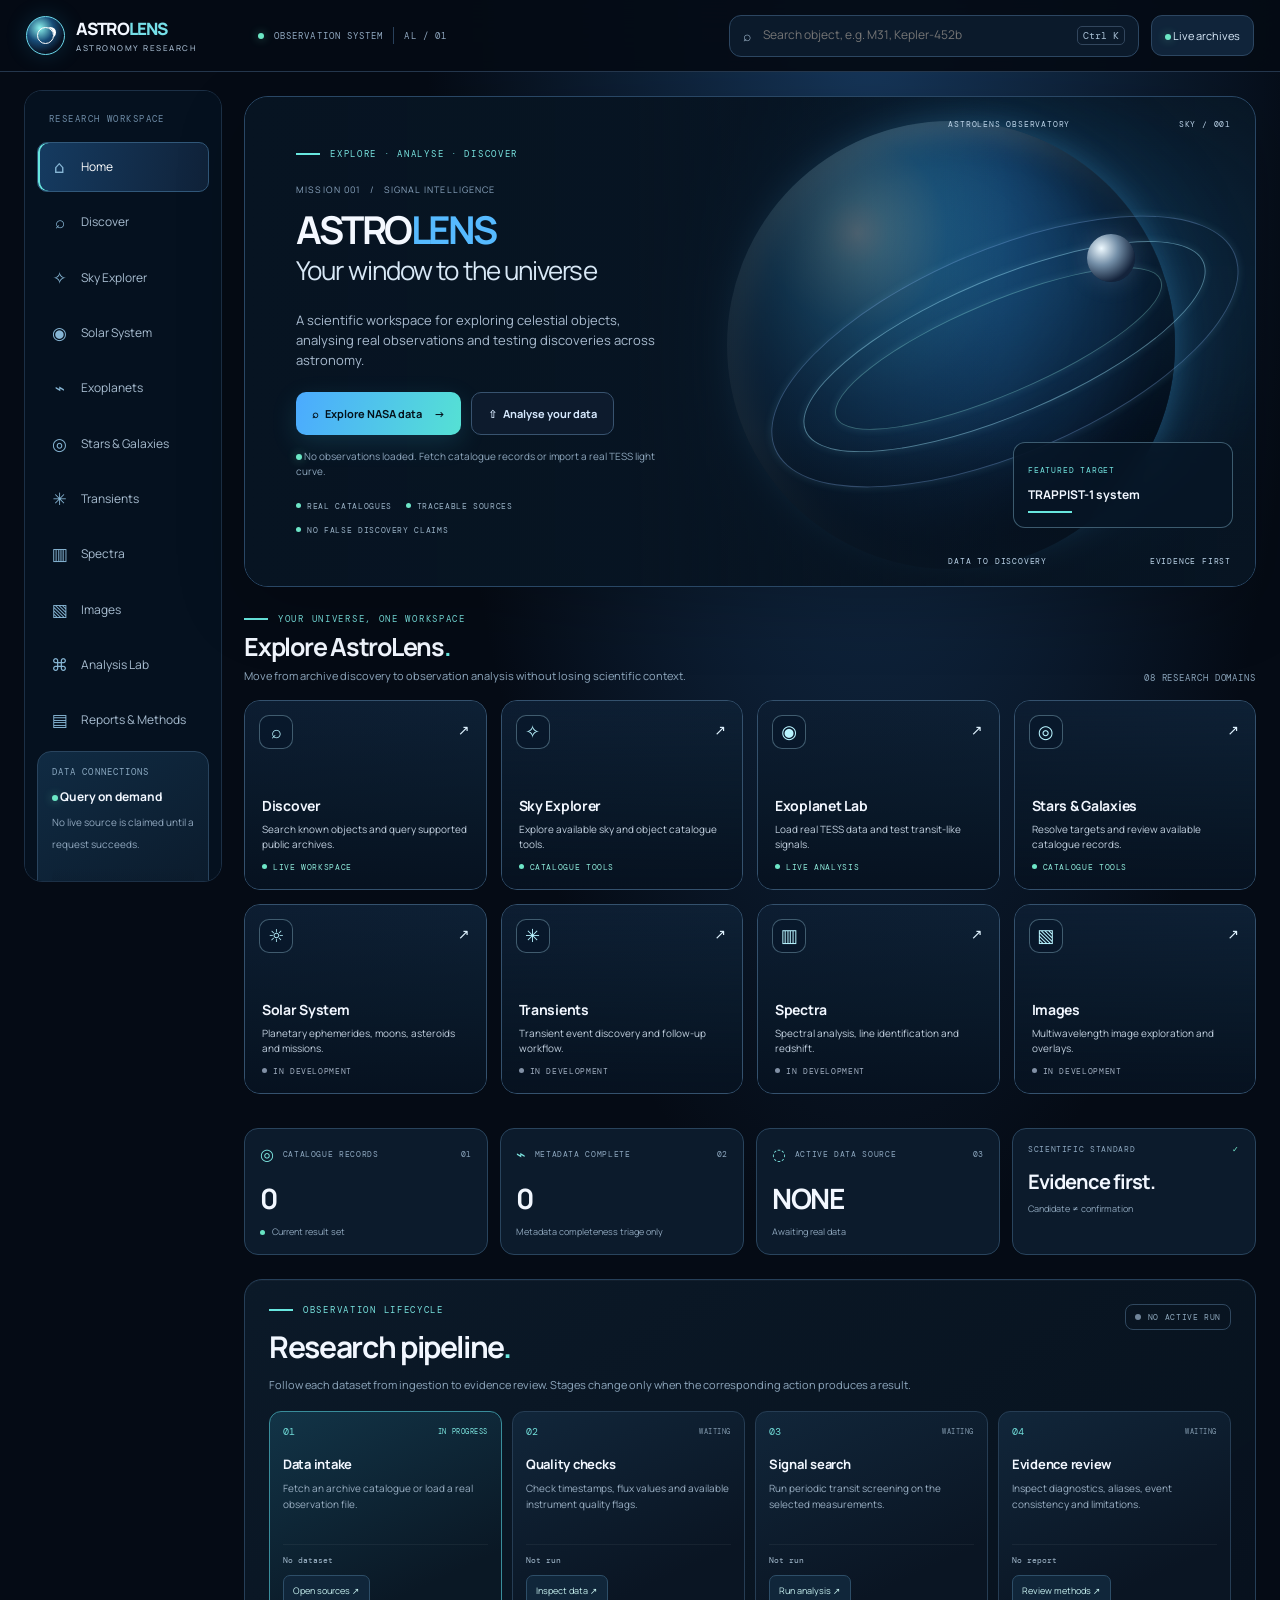
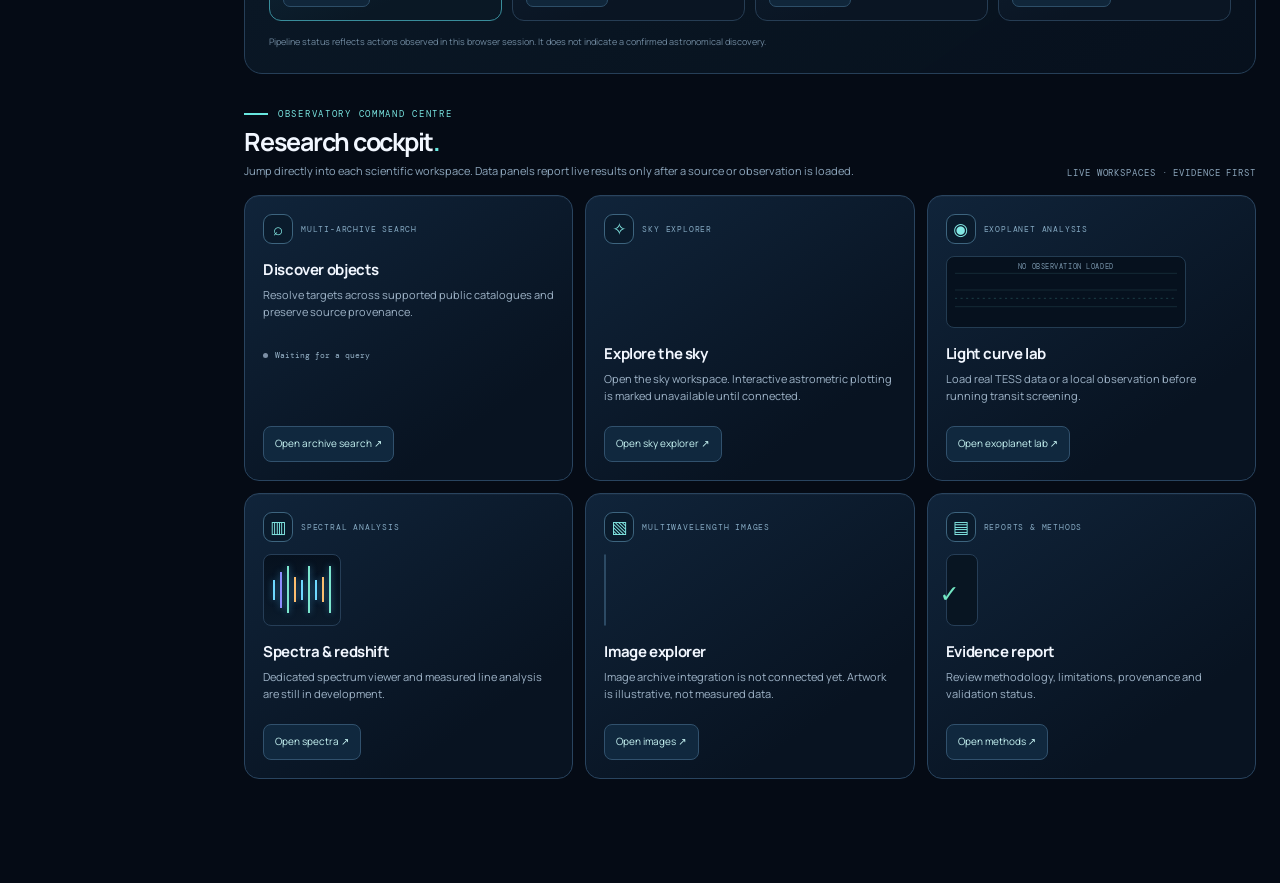
<file: classic.html>
<!doctype html>
<html lang="en">
<head>
<meta charset="utf-8"><meta name="viewport" content="width=device-width,initial-scale=1,viewport-fit=cover">
<meta name="theme-color" content="#050b15"><meta name="description" content="AstroLens is an evidence-first astronomy research workspace.">
<title>AstroLens | Explore the Universe</title>
<link rel="preconnect" href="https://fonts.googleapis.com"><link rel="preconnect" href="https://fonts.gstatic.com" crossorigin>
<link href="https://fonts.googleapis.com/css2?family=DM+Mono:wght@400;500&family=Manrope:wght@400;500;600;700;800&display=swap" rel="stylesheet">
<link rel="stylesheet" href="astrolens-rebuild.css?v=sky-in-place-2">
</head>
<body>
<div class="cosmos" aria-hidden="true"><span class="starfield"></span></div>
<header class="topbar">
<button class="mobile-menu" id="mobileMenu" aria-label="Open navigation" aria-expanded="false">☰</button>
<a class="brand" href="#overview" aria-label="AstroLens home"><span class="brand-symbol"><span></span></span><span class="brand-name">ASTRO<span>LENS</span><small>ASTRONOMY RESEARCH</small></span></a>
<div class="topbar-center"><span class="live-dot"></span><span>OBSERVATION SYSTEM</span><span class="topbar-divider"></span><span>AL / 01</span></div>
<div class="topbar-right"><label class="top-search"><span>⌕</span><input id="searchInput" type="search" placeholder="Search object, e.g. M31, Kepler-452b" aria-label="Search objects"><kbd>Ctrl K</kbd></label><button id="liveBtn" class="archive-button"><span class="live-dot"></span> Live archives</button></div>
</header>
<div class="app-shell">
<aside class="sidebar" id="sidebar"><div class="sidebar-label">RESEARCH WORKSPACE</div>
<a class="nav-link active" href="#overview"><span>⌂</span> Home</a><a class="nav-link" href="#explorer"><span>⌕</span> Discover</a><a class="nav-link" href="#moduleGrid"><span>✧</span> Sky Explorer</a><a class="nav-link" href="#moduleGrid"><span>◉</span> Solar System</a><a class="nav-link" href="#dataLab"><span>⌁</span> Exoplanets</a><a class="nav-link" href="#explorer"><span>◎</span> Stars & Galaxies</a><a class="nav-link" href="#moduleGrid"><span>✳</span> Transients</a><a class="nav-link" href="#moduleGrid"><span>▥</span> Spectra</a><a class="nav-link" href="#moduleGrid"><span>▧</span> Images</a><a class="nav-link" href="#dataLab"><span>⌘</span> Analysis Lab</a><a class="nav-link" href="#method"><span>▤</span> Reports & Methods</a>
<div class="sidebar-bottom"><div class="side-time-label">DATA CONNECTIONS</div><strong><span class="live-dot"></span> Query on demand</strong><small>No live source is claimed until a request succeeds.</small><div class="sidebar-image"></div></div></aside>
<main class="main-content">
<section class="hero" id="overview">
<div class="hero-copy"><div class="eyebrow"><span class="eyebrow-line"></span> EXPLORE · ANALYSE · DISCOVER</div><div class="hero-kicker">MISSION 001 &nbsp; / &nbsp; SIGNAL INTELLIGENCE</div>
<h1 class="hero-brand-title">ASTRO<span>LENS</span></h1><div class="hero-tagline">Your window to the universe</div>
<p class="hero-description">A scientific workspace for exploring celestial objects, analysing real observations and testing discoveries across astronomy.</p>
<div class="hero-actions"><button id="exploreBtn" class="primary">⌕ &nbsp; Explore NASA data <span>→</span></button><a id="uploadDataBtn" href="#dataLab" class="secondary">⇧ &nbsp; Analyse your data</a></div>
<p id="statusMessage" class="status-message" role="status"><span class="status-pip"></span> No observations loaded. Fetch catalogue records or import a real TESS light curve.</p>
<div class="hero-proof"><span><i></i> REAL CATALOGUES</span><span><i></i> TRACEABLE SOURCES</span><span><i></i> NO FALSE DISCOVERY CLAIMS</span></div></div>
<div class="hero-art" aria-label="Artistic view of Earth and deep space"><div class="art-label art-label-top"><span>ASTROLENS OBSERVATORY</span><span>SKY / 001</span></div><div class="orbit orbit-one"></div><div class="orbit orbit-two"></div><div class="orbit orbit-three"></div><div class="planet-moon"></div><div class="planet-callout"><span class="mono">FEATURED TARGET</span><strong>TRAPPIST-1 system</strong><span class="callout-line"></span></div><div class="art-label art-label-bottom"><span>DATA TO DISCOVERY</span><span>EVIDENCE FIRST</span></div></div>
</section>
<section class="module-section" id="moduleSection" aria-labelledby="modulesTitle"><div class="section-head"><div><div class="eyebrow"><span class="eyebrow-line"></span> YOUR UNIVERSE, ONE WORKSPACE</div><h2 id="modulesTitle">Explore AstroLens<span style="color:var(--cyan)">.</span></h2><p class="section-description">Move from archive discovery to observation analysis without losing scientific context.</p></div><span class="section-aside">08 RESEARCH DOMAINS</span></div>
<div class="module-grid" id="moduleGrid">
<a class="module-card module-discover" href="#explorer"><span class="module-icon">⌕</span><span class="module-arrow">↗</span><h3>Discover</h3><p>Search known objects and query supported public archives.</p><span class="module-status">LIVE WORKSPACE</span></a>
<a class="module-card module-sky" href="#explorer"><span class="module-icon">✧</span><span class="module-arrow">↗</span><h3>Sky Explorer</h3><p>Explore available sky and object catalogue tools.</p><span class="module-status">CATALOGUE TOOLS</span></a>
<a class="module-card module-exoplanets" href="#dataLab"><span class="module-icon">◉</span><span class="module-arrow">↗</span><h3>Exoplanet Lab</h3><p>Load real TESS data and test transit-like signals.</p><span class="module-status">LIVE ANALYSIS</span></a>
<a class="module-card module-stars" href="#explorer"><span class="module-icon">◎</span><span class="module-arrow">↗</span><h3>Stars & Galaxies</h3><p>Resolve targets and review available catalogue records.</p><span class="module-status">CATALOGUE TOOLS</span></a>
<a class="module-card module-solar planned" href="#method"><span class="module-icon">☼</span><span class="module-arrow">↗</span><h3>Solar System</h3><p>Planetary ephemerides, moons, asteroids and missions.</p><span class="module-status">IN DEVELOPMENT</span></a>
<a class="module-card module-transients planned" href="#method"><span class="module-icon">✳</span><span class="module-arrow">↗</span><h3>Transients</h3><p>Transient event discovery and follow-up workflow.</p><span class="module-status">IN DEVELOPMENT</span></a>
<a class="module-card module-spectra planned" href="#method"><span class="module-icon">▥</span><span class="module-arrow">↗</span><h3>Spectra</h3><p>Spectral analysis, line identification and redshift.</p><span class="module-status">IN DEVELOPMENT</span></a>
<a class="module-card module-images planned" href="#method"><span class="module-icon">▧</span><span class="module-arrow">↗</span><h3>Images</h3><p>Multiwavelength image exploration and overlays.</p><span class="module-status">IN DEVELOPMENT</span></a>
</div></section>
<section class="metrics" aria-label="Research status metrics"><article class="metric-card metric-featured"><div class="metric-head"><span class="metric-icon">◎</span><span class="metric-label">CATALOGUE RECORDS</span><span class="metric-index">01</span></div><strong id="candidateCount">0</strong><div class="metric-foot"><span class="metric-foot-dot"></span> Current result set</div></article><article class="metric-card"><div class="metric-head"><span class="metric-icon">⌁</span><span class="metric-label">METADATA COMPLETE</span><span class="metric-index">02</span></div><strong id="priorityCount">0</strong><div class="metric-foot">Metadata completeness triage only</div></article><article class="metric-card"><div class="metric-head"><span class="metric-icon">◌</span><span class="metric-label">ACTIVE DATA SOURCE</span><span class="metric-index">03</span></div><strong class="stat-mode">NONE</strong><div class="metric-foot" id="dataMode">Awaiting real data</div></article><article class="metric-card metric-protocol"><div class="metric-head"><span class="metric-label">SCIENTIFIC STANDARD</span><span class="protocol-check">✓</span></div><strong class="protocol-title">Evidence first.</strong><div class="metric-foot">Candidate ≠ confirmation</div></article></section>
<section class="research-pipeline" id="researchPipeline" aria-labelledby="pipelineTitle">
<div class="pipeline-heading"><div><div class="eyebrow"><span class="eyebrow-line"></span> OBSERVATION LIFECYCLE</div><h2 id="pipelineTitle">Research pipeline<span style="color:var(--cyan)">.</span></h2><p class="section-description">Follow each dataset from ingestion to evidence review. Stages change only when the corresponding action produces a result.</p></div><span class="pipeline-run-state" id="pipelineRunState"><i></i> NO ACTIVE RUN</span></div>
<div class="pipeline-board" role="list" aria-label="Research pipeline stages">
<article class="pipeline-stage" role="listitem" data-stage="ingest"><div class="pipeline-stage-head"><span class="pipeline-step">01</span><span class="pipeline-state">WAITING</span></div><h3>Data intake</h3><p>Fetch an archive catalogue or load a real observation file.</p><div class="pipeline-stage-foot"><span class="pipeline-count" id="pipelineDataCount">No dataset</span><button type="button" data-pipeline-go="discover">Open sources ↗</button></div></article>
<article class="pipeline-stage" role="listitem" data-stage="quality"><div class="pipeline-stage-head"><span class="pipeline-step">02</span><span class="pipeline-state">WAITING</span></div><h3>Quality checks</h3><p>Check timestamps, flux values and available instrument quality flags.</p><div class="pipeline-stage-foot"><span class="pipeline-count" id="pipelineQualityCount">Not run</span><button type="button" data-pipeline-go="exoplanets">Inspect data ↗</button></div></article>
<article class="pipeline-stage" role="listitem" data-stage="search"><div class="pipeline-stage-head"><span class="pipeline-step">03</span><span class="pipeline-state">WAITING</span></div><h3>Signal search</h3><p>Run periodic transit screening on the selected measurements.</p><div class="pipeline-stage-foot"><span class="pipeline-count" id="pipelineSearchCount">Not run</span><button type="button" data-pipeline-go="analysis">Run analysis ↗</button></div></article>
<article class="pipeline-stage" role="listitem" data-stage="review"><div class="pipeline-stage-head"><span class="pipeline-step">04</span><span class="pipeline-state">WAITING</span></div><h3>Evidence review</h3><p>Inspect diagnostics, aliases, event consistency and limitations.</p><div class="pipeline-stage-foot"><span class="pipeline-count" id="pipelineReviewCount">No report</span><button type="button" data-pipeline-go="reports">Review methods ↗</button></div></article>
</div><p class="pipeline-disclaimer">Pipeline status reflects actions observed in this browser session. It does not indicate a confirmed astronomical discovery.</p>
</section><section class="research-cockpit" id="researchCockpit" aria-labelledby="cockpitTitle">
<div class="section-head"><div><div class="eyebrow"><span class="eyebrow-line"></span> OBSERVATORY COMMAND CENTRE</div><h2 id="cockpitTitle">Research cockpit<span style="color:var(--cyan)">.</span></h2><p class="section-description">Jump directly into each scientific workspace. Data panels report live results only after a source or observation is loaded.</p></div><span class="section-aside">LIVE WORKSPACES · EVIDENCE FIRST</span></div>
<div class="cockpit-grid">
<article class="cockpit-card cockpit-discovery"><div class="cockpit-card-top"><span class="cockpit-icon">⌕</span><span class="cockpit-label">MULTI-ARCHIVE SEARCH</span></div><h3>Discover objects</h3><p>Resolve targets across supported public catalogues and preserve source provenance.</p><div class="cockpit-state"><i></i><span>Waiting for a query</span></div><button type="button" class="cockpit-action" data-open-workspace="discover">Open archive search ↗</button></article>
<article class="cockpit-card cockpit-sky"><div class="cockpit-card-top"><span class="cockpit-icon">✧</span><span class="cockpit-label">SKY EXPLORER</span></div><div class="sky-preview" aria-hidden="true"><span class="sky-star s1"></span><span class="sky-star s2"></span><span class="sky-star s3"></span><span class="sky-line l1"></span><span class="sky-line l2"></span><span class="sky-target">M31</span></div><h3>Explore the sky</h3><p>Open the sky workspace. Interactive astrometric plotting is marked unavailable until connected.</p><button type="button" class="cockpit-action" data-open-workspace="sky">Open sky explorer ↗</button></article>
<article class="cockpit-card cockpit-exoplanet"><div class="cockpit-card-top"><span class="cockpit-icon">◉</span><span class="cockpit-label">EXOPLANET ANALYSIS</span></div><div class="cockpit-data-visual"><span class="data-empty">NO OBSERVATION LOADED</span><svg viewBox="0 0 320 72" role="img" aria-label="Empty light curve grid, no observation loaded"><path d="M0 12H320 M0 36H320 M0 60H320" fill="none" stroke="currentColor" opacity=".18"/><path d="M0 48H320" fill="none" stroke="#70e7dc" stroke-dasharray="3 5" opacity=".3"/></svg></div><h3>Light curve lab</h3><p>Load real TESS data or a local observation before running transit screening.</p><button type="button" class="cockpit-action" data-open-workspace="exoplanets">Open exoplanet lab ↗</button></article>
<article class="cockpit-card cockpit-spectra"><div class="cockpit-card-top"><span class="cockpit-icon">▥</span><span class="cockpit-label">SPECTRAL ANALYSIS</span></div><div class="spectrum-preview" aria-hidden="true"><span></span><span></span><span></span><span></span><span></span><span></span><span></span><span></span><span></span></div><h3>Spectra & redshift</h3><p>Dedicated spectrum viewer and measured line analysis are still in development.</p><button type="button" class="cockpit-action" data-open-workspace="spectra">Open spectra ↗</button></article>
<article class="cockpit-card cockpit-images"><div class="cockpit-card-top"><span class="cockpit-icon">▧</span><span class="cockpit-label">MULTIWAVELENGTH IMAGES</span></div><div class="cockpit-image-preview" role="img" aria-label="Decorative deep-space image, not a scientific observation"></div><h3>Image explorer</h3><p>Image archive integration is not connected yet. Artwork is illustrative, not measured data.</p><button type="button" class="cockpit-action" data-open-workspace="images">Open images ↗</button></article>
<article class="cockpit-card cockpit-reports"><div class="cockpit-card-top"><span class="cockpit-icon">▤</span><span class="cockpit-label">REPORTS & METHODS</span></div><div class="report-preview"><span class="report-line wide"></span><span class="report-line"></span><span class="report-line short"></span><span class="report-check">✓</span></div><h3>Evidence report</h3><p>Review methodology, limitations, provenance and validation status.</p><button type="button" class="cockpit-action" data-open-workspace="reports">Open methods ↗</button></article>
</div></section>
<section class="workspace" id="explorer"><div class="section-head"><div><div class="eyebrow"><span class="eyebrow-line"></span> MULTI-ARCHIVE DISCOVERY</div><h2>Catalogue records<span style="color:var(--cyan)">.</span></h2><p class="section-description">Only records returned by the selected live catalogue are shown. No synthetic candidates are preloaded.</p></div><div class="workspace-actions"><div class="filter-pills" role="group" aria-label="Filter candidates"><button class="filter active" data-filter="all">All objects</button><button class="filter" data-filter="high">Complete metadata</button><button class="filter" data-filter="planet">Transit-like</button><button class="filter" data-filter="stellar">Stellar</button></div><span class="sort-note"><span class="sort-dot"></span> SORTED FOR REVIEW</span></div></div><div id="candidateList" class="candidate-list"></div><p id="sourceNote" class="disclaimer"><span class="note-symbol">i</span> No catalogue records loaded yet. Fetch a live catalogue or import a real observation file.</p></section>
<section class="analysis-grid"><article class="panel curve-panel" id="dataLab"><div class="panel-head"><div><div class="eyebrow">SIGNAL INTELLIGENCE</div><h2>Light curve lab<span style="color:var(--cyan)">.</span></h2><p>Inspect brightness over time. Start with a real observation file or public TESS data.</p></div><span class="panel-tag">LOCAL ANALYSIS</span></div><div class="curve-visual"><canvas id="curveCanvas" aria-label="Measured light curve, shown after real data is loaded"></canvas><div class="chart-axis"><span>TIME →</span><span>RELATIVE FLUX ↑</span></div></div><div class="mast-import"><div class="mast-import-copy"><span class="panel-tag">LIVE MAST DATA</span><strong>Bring in a real TESS light curve</strong><p>Search a target name. AstroLens queries public TESS observations, retrieves an available light curve, and loads it for local scanning. Availability depends on archive records and browser access.</p></div><div class="mast-import-controls"><input id="mastTarget" type="search" value="TRAPPIST-1" placeholder="e.g. TRAPPIST-1 or TIC 307210830" aria-label="Star or target name"><button id="mastFetchBtn" class="primary">Fetch real data →</button></div><p id="mastStatus" class="status-message" role="status"><span class="status-pip"></span> Public archive data. Large downloads may take a moment.</p><div id="mastResults" class="mast-results"></div></div><div class="upload-row"><label class="file-picker">Choose CSV or FITS file<input id="lightCurveFile" type="file" accept=".csv,.fits,.fit,text/csv,application/fits"></label><button id="scanBtn" class="secondary" disabled>Scan signal →</button></div><p id="scanStatus" class="status-message" role="status"><span class="status-pip"></span> Choose a CSV with time and flux columns. Files stay on this device.</p><div id="scanResults"></div><div class="bls-tools"><button id="blsBtn" class="primary" disabled>Search periodic transits (BLS) →</button><p id="blsStatus" class="status-message" role="status">Import a real light curve first. BLS searches for repeating transit-shaped dips.</p><div id="blsResults"></div></div></article></section>
<section class="method" id="method"><div class="method-intro"><div class="eyebrow"><span class="eyebrow-line"></span> SCIENCE BEFORE SENSATION</div><h2>Every signal deserves<br><em>a closer look.</em></h2><p>AstroLens separates known catalogue records from potential signals in new observations. A credible discovery needs repeatable evidence, cross-matching, uncertainty estimates and independent validation.</p><div class="source-links"><a href="https://exoplanetarchive.ipac.caltech.edu/docs/TAP/usingTAP.html" target="_blank" rel="noreferrer">NASA Exoplanet Archive ↗</a><a href="https://mast.stsci.edu/api/v0/" target="_blank" rel="noreferrer">MAST data service ↗</a><a href="https://www.esa.int/Science_Exploration/Space_Science" target="_blank" rel="noreferrer">ESA Space Science ↗</a></div></div><div class="method-cards"><article><span class="method-number">01 / OBSERVE</span><h3>Start with real data.</h3><p>Load a measured light curve or query a supported archive.</p></article><article><span class="method-number">02 / ANALYSE</span><h3>Test patterns rigorously.</h3><p>Check periodicity, data quality and competing explanations.</p></article><article><span class="method-number">03 / VALIDATE</span><h3>Keep every claim traceable.</h3><p>Cross-match known objects, preserve source links and report uncertainty.</p></article></div></section>
<footer><a class="footer-brand" href="#overview">ASTRO<span>LENS</span></a><span>EARLY-STAGE RESEARCH INSTRUMENT</span><span>REAL DATA. CAREFUL CLAIMS.</span></footer>
</main></div>
<nav class="bottom-dock" aria-label="Quick navigation"><a class="active" href="#overview"><span>⌂</span>Home</a><a href="#explorer"><span>⌕</span>Discover</a><a href="#moduleGrid"><span>✧</span>Sky map</a><a href="#dataLab"><span>⌁</span>Lab</a><a href="#method"><span>▤</span>Reports</a></nav>
<dialog id="detailDialog"><button class="dialog-close" id="closeDialog" aria-label="Close details">×</button><div id="detailContent"></div></dialog>
<script src="science-core.js?v=science-14"></script><script src="app.js?v=science-18"></script><script src="bls-validation.js?v=science-24"></script><script src="full-analysis.js?v=science-21"></script><script src="multi-source-discovery.js?v=glass-4"></script><script src="astrolens-rebuild.js?v=full-rewrite-1"></script>
<script src="workspace-navigation.js?v=sky-in-place-2"></script><script src="research-pipeline.js?v=1"></script>
</body></html>
</file>
<file: astrolens-rebuild.css>
/* AstroLens full interface rewrite: cinematic, image-led, responsive research cockpit. */
:root{color-scheme:dark;--bg:#050b15;--panel:#0b1727;--panel2:#102239;--line:#29415c;--ink:#f2f7ff;--muted:#a2b5cb;--cyan:#68e7df;--blue:#48adff;--violet:#a38bff;--mono:"DM Mono",monospace;--sans:"Manrope",Inter,system-ui,sans-serif}
*{box-sizing:border-box}html{scroll-behavior:smooth;scroll-padding-top:88px;background:var(--bg)}body{margin:0;background:radial-gradient(ellipse at 68% 0%,#16375b 0,transparent 36%),var(--bg);color:var(--ink);font:14px/1.55 var(--sans);overflow-x:hidden}button,input,select{font:inherit}button,a{-webkit-tap-highlight-color:transparent}button{cursor:pointer}a{color:inherit}.cosmos{position:fixed;inset:0;pointer-events:none;z-index:-1;opacity:.3}.starfield{position:absolute;inset:0;background-image:radial-gradient(1px 1px at 10% 20%,#fff 50%,transparent 100%),radial-gradient(1px 1px at 30% 70%,#cceaff 50%,transparent 100%),radial-gradient(2px 2px at 78% 14%,#fff 50%,transparent 100%),radial-gradient(1px 1px at 90% 60%,#b3caff 50%,transparent 100%);background-size:300px 300px}
.topbar{height:72px;position:sticky;top:0;z-index:100;display:flex;align-items:center;gap:22px;padding:0 26px;background:#050b15eF;border-bottom:1px solid #24364c;backdrop-filter:blur(20px)}.mobile-menu{display:none;border:1px solid var(--line);background:#0d1b2d;color:var(--ink);border-radius:10px;padding:8px 11px}.brand{display:flex;align-items:center;gap:11px;text-decoration:none;min-width:210px}.brand-symbol{width:39px;height:39px;border-radius:50%;border:1px solid #6cdaee;display:grid;place-items:center;background:radial-gradient(circle at 35% 30%,#8bf3ed,#174c78 38%,#081222 70%);box-shadow:0 0 22px #2db5e72b}.brand-symbol span{width:17px;height:17px;border:1px solid white;border-radius:50%;box-shadow:5px -3px 0 -3px white}.brand-name{font-size:17px;font-weight:800;letter-spacing:-.05em}.brand-name>span{color:#76dfe8}.brand-name small{display:block;font-size:8px;letter-spacing:.19em;color:#a4b8cd;font-weight:500}.topbar-center{display:flex;align-items:center;gap:10px;color:#91a9c1;font:9px var(--mono);letter-spacing:.12em}.topbar-divider{height:17px;width:1px;background:var(--line)}.live-dot,.status-pip{display:inline-block;width:6px;height:6px;background:#6ce7c5;border-radius:50%;box-shadow:0 0 10px #6ce7c577}.topbar-right{margin-left:auto;display:flex;align-items:center;gap:12px;min-width:0}.top-search{display:flex;align-items:center;gap:10px;width:min(32vw,420px);height:42px;padding:0 13px;border:1px solid #2c4661;border-radius:12px;background:#0b1a2b;color:#a6bdd2}.top-search input{width:100%;min-width:0;border:0;outline:0;color:var(--ink);background:transparent;font-size:12px}.top-search kbd{white-space:nowrap;font:10px var(--mono);border:1px solid #32465d;border-radius:5px;padding:2px 5px}.archive-button{border:1px solid #2c4661;background:#10243a;color:#d9eafa;border-radius:11px;padding:11px 13px;font-size:11px}
.app-shell{display:grid;grid-template-columns:220px minmax(0,1fr);max-width:1780px;margin:auto;padding:0 24px}.sidebar{position:sticky;top:90px;align-self:start;height:calc(100dvh - 108px);overflow:auto;margin:18px 22px 0 0;padding:18px 12px;border:1px solid #1c3046;border-radius:18px;background:#071321d9;display:flex;flex-direction:column;gap:5px}.sidebar-label{padding:4px 12px 12px;color:#6e8ca7;font:9px var(--mono);letter-spacing:.16em}.nav-link{display:flex;align-items:center;gap:12px;text-decoration:none;padding:11px 12px;border-radius:10px;color:#a9bed2;font-size:12px;border:1px solid transparent;transition:.2s}.nav-link>span{width:19px;text-align:center;font-size:17px;color:#87b6d5}.nav-link:hover,.nav-link.active{background:linear-gradient(100deg,#153b61,#102239);border-color:#31587a;color:#fff}.nav-link.active{box-shadow:inset 2px 0 var(--cyan)}.sidebar-bottom{margin-top:auto;padding:14px;border:1px solid #29445e;border-radius:14px;background:linear-gradient(145deg,#102b43,#0a1726)}.side-time-label{font:9px var(--mono);letter-spacing:.12em;color:#8ba9c1}.sidebar-bottom strong{display:block;margin:10px 0 4px;font-size:12px}.sidebar-bottom small{color:#91a8bf;font-size:10px}.sidebar-image{height:74px;margin-top:13px;border-radius:9px;background:linear-gradient(0deg,#081321aa,transparent),url("https://images.unsplash.com/photo-1462331940025-496dfbfc7564?auto=format&fit=crop&w=500&q=80") center/cover}
.main-content{min-width:0;padding:25px 0 70px}.hero{position:relative;display:grid;grid-template-columns:minmax(0,.93fr) minmax(0,1.07fr);min-height:440px;overflow:hidden;border:1px solid #294765;border-radius:24px;background:#081726;box-shadow:0 20px 70px #0003}.hero:after{content:"";position:absolute;inset:0;pointer-events:none;background:linear-gradient(90deg,#071422 0%,#071422f2 38%,#0714224a 75%,#07142233 100%),linear-gradient(0deg,#071422 0%,transparent 32%)}.hero-copy{position:relative;z-index:2;align-self:center;padding:clamp(26px,4vw,58px);max-width:720px}.eyebrow{display:flex;align-items:center;gap:10px;color:#78e3df;font:9px var(--mono);letter-spacing:.19em}.eyebrow-line{display:inline-block;width:24px;height:2px;background:var(--cyan)}.hero-kicker{margin:23px 0 12px;color:#8ba5bf;font-size:9px;letter-spacing:.12em}.hero h1{font-size:clamp(32px,4vw,58px);line-height:1.07;letter-spacing:-.065em;margin:0;font-weight:700}.hero h1 em{font-style:normal;color:#88d9ef}.hero-description{max-width:480px;color:#a9bbcf;font-size:13px;margin:18px 0 22px}.hero-actions{display:flex;flex-wrap:wrap;gap:10px}.primary,.secondary{display:inline-flex;align-items:center;justify-content:center;gap:12px;border-radius:10px;padding:12px 16px;font-weight:700;font-size:11px;text-decoration:none;transition:transform .2s,filter .2s}.primary{color:#04121c;border:0;background:linear-gradient(105deg,#4baaff,#55e1d4);box-shadow:0 8px 26px #36bde32a}.secondary{color:#d7eaff;border:1px solid #38536f;background:#0d1b2d}.primary:hover,.secondary:hover{transform:translateY(-2px);filter:brightness(1.08)}.status-message{color:#8ea7bd;font-size:10px;margin:14px 0}.hero-proof{display:flex;flex-wrap:wrap;gap:14px;margin-top:21px;color:#9ab2c6;font:8px var(--mono);letter-spacing:.08em}.hero-proof span{display:flex;align-items:center;gap:6px}.hero-proof i{width:5px;height:5px;border-radius:50%;background:#6de5c7}.hero-art{position:absolute;inset:0 0 0 34%;background:linear-gradient(0deg,#071422 0%,transparent 42%),url("https://images.unsplash.com/photo-1446776811953-b23d57bd21aa?auto=format&fit=crop&w=1600&q=90") center/cover}.hero-art:before{content:"";position:absolute;width:42%;aspect-ratio:1;right:18%;top:10%;border-radius:50%;background:radial-gradient(circle at 34% 28%,#b7efff 0,#3287bb 18%,#17426c 44%,#071426 70%);box-shadow:inset -28px -22px 45px #020713,0 0 60px #5ac9f655;opacity:.72}.orbit{position:absolute;border:1px solid #a4eaff70;border-radius:50%;width:65%;height:28%;right:5%;top:37%;transform:rotate(-23deg)}.orbit-two{width:75%;height:42%;right:0;top:31%;border-color:#91bfff4d}.orbit-three{width:53%;height:19%;right:12%;top:42%;border-color:#a1fff14d}.planet-moon{position:absolute;right:18%;top:28%;width:48px;height:48px;border-radius:50%;background:radial-gradient(circle at 30% 30%,#eef9ff,#738ea7 35%,#14233b 72%);box-shadow:0 0 24px #b2d7ff30}.art-label{position:absolute;z-index:2;left:54%;right:24px;display:flex;justify-content:space-between;color:#bad2e7;font:8px var(--mono);letter-spacing:.1em}.art-label-top{top:22px}.art-label-bottom{bottom:20px}.planet-callout{position:absolute;z-index:3;right:22px;bottom:58px;width:220px;padding:14px;border:1px solid #7bacc477;border-radius:12px;background:#071626cc;backdrop-filter:blur(12px)}.planet-callout .mono{font:8px var(--mono);color:#72e2de;letter-spacing:.1em}.planet-callout strong{display:block;margin:7px 0;font-size:12px}.callout-line{display:block;width:44px;height:2px;background:var(--cyan)}
.module-section{margin:26px 0 34px}.section-head{display:flex;align-items:end;justify-content:space-between;gap:20px;margin-bottom:16px}.section-head h2,.panel-head h2,.method h2{margin:8px 0 4px;font-size:25px;letter-spacing:-.05em;line-height:1.15}.section-description{color:#8fa8be;font-size:11px;margin:5px 0 0}.section-aside{color:#8ba5bb;font:9px var(--mono);letter-spacing:.1em}.module-grid{display:grid;grid-template-columns:repeat(4,minmax(0,1fr));gap:12px}.module-card{position:relative;isolation:isolate;display:flex;flex-direction:column;justify-content:flex-end;min-height:170px;overflow:hidden;border:1px solid #34516d;border-radius:16px;padding:17px;text-decoration:none;background:#0c1a2a;transition:transform .25s,border-color .25s,box-shadow .25s}.module-card:before{content:"";position:absolute;z-index:-2;inset:0;background-image:var(--module-image);background-size:cover;background-position:center;transition:transform .5s;opacity:.78}.module-card:after{content:"";position:absolute;z-index:-1;inset:0;background:linear-gradient(0deg,#06111ff5 0%,#071523a8 46%,#07152310 100%),linear-gradient(90deg,#0b172b55,transparent)}.module-card:hover{transform:translateY(-4px);border-color:#6cdedb;box-shadow:0 15px 35px #0005}.module-card:hover:before{transform:scale(1.06)}.module-icon{position:absolute;top:14px;left:14px;width:34px;height:34px;display:grid;place-items:center;border:1px solid #b9edff52;border-radius:10px;background:#08182ac9;color:#b8f4ff;font-size:18px}.module-arrow{position:absolute;top:18px;right:16px;color:#e0f3ff}.module-card h3{margin:0 0 5px;font-size:14px;letter-spacing:-.02em}.module-card p{margin:0;color:#c2d0df;font-size:10px;max-width:250px;line-height:1.5}.module-status{display:flex;align-items:center;gap:6px;margin-top:10px;color:#8de8d9;font:8px var(--mono);letter-spacing:.08em}.module-status:before{content:"";width:5px;height:5px;border-radius:50%;background:#6de5c7}.module-card.planned .module-status{color:#a1afc1}.module-card.planned .module-status:before{background:#8190a5}
.module-discover{--module-image:url("https://images.unsplash.com/photo-1462331940025-496dfbfc7564?auto=format&fit=crop&w=700&q=80")}.module-sky{--module-image:url("https://images.unsplash.com/photo-1419242902214-272b3f66ee7a?auto=format&fit=crop&w=700&q=80")}.module-exoplanets{--module-image:url("https://images.unsplash.com/photo-1446776811953-b23d57bd21aa?auto=format&fit=crop&w=700&q=80")}.module-stars{--module-image:url("https://images.unsplash.com/photo-1464822759023-fed622ff2c3b?auto=format&fit=crop&w=700&q=80")}.module-solar{--module-image:url("https://images.unsplash.com/photo-1614730321146-b6fa6a46bcb4?auto=format&fit=crop&w=700&q=80")}.module-transients{--module-image:url("https://images.unsplash.com/photo-1534796636912-3b95b3ab5986?auto=format&fit=crop&w=700&q=80")}.module-spectra{--module-image:url("https://images.unsplash.com/photo-1517976487492-5750f3195933?auto=format&fit=crop&w=700&q=80")}.module-images{--module-image:url("https://images.unsplash.com/photo-1462331940025-496dfbfc7564?auto=format&fit=crop&w=700&q=80")}
.workspace{margin:34px 0}.workspace-view-hidden{display:none!important}.workspace .section-head{align-items:center}.workspace-actions{display:flex;flex-direction:column;align-items:flex-end;gap:7px}.filter-pills{display:flex;flex-wrap:wrap;gap:5px}.filter{border:1px solid #29415b;background:#0a1726;color:#91a9bf;border-radius:8px;padding:7px 10px;font-size:9px}.filter.active{background:#16445b;border-color:#398a9b;color:#dffffb}.sort-note{color:#819ab1;font:8px var(--mono);letter-spacing:.08em}.sort-dot{display:inline-block;width:5px;height:5px;border-radius:50%;background:#7ce6d5;margin-right:5px}.candidate-list{display:grid;grid-template-columns:repeat(2,minmax(0,1fr));gap:12px}.candidate{border:1px solid #29415b;border-radius:14px;background:linear-gradient(135deg,#10243a,#0a1727);padding:17px}.candidate h3{margin:6px 0;font-size:15px}.candidate p,.candidate .candidate-id{color:#9cb1c5;font-size:10px}.disclaimer{padding:13px;border:1px solid #283d53;border-radius:10px;color:#a1b4c8;font-size:10px;background:#091523}
.analysis-grid{display:grid;grid-template-columns:minmax(0,1fr);gap:16px;margin:34px 0}.panel{min-width:0;border:1px solid #29445f;border-radius:20px;padding:22px;background:linear-gradient(145deg,#10253b,#091523 70%);box-shadow:0 12px 38px #0002}.panel-head{display:flex;align-items:flex-start;justify-content:space-between;gap:15px}.panel-head h2{font-size:27px}.panel-head p{font-size:11px;color:#9ab0c5;margin:7px 0}.panel-tag{white-space:nowrap;font:8px var(--mono);letter-spacing:.1em;color:#8bdedc;border:1px solid #31536a;padding:6px 8px;border-radius:6px}.curve-visual{height:240px;position:relative;margin:17px 0;border:1px solid #223c55;border-radius:12px;overflow:hidden;background:repeating-linear-gradient(0deg,transparent 0,transparent 42px,#24384c66 43px),#07111e}.curve-visual canvas{width:100%;height:100%;display:block}.chart-axis{position:absolute;bottom:8px;left:14px;right:14px;display:flex;justify-content:space-between;color:#7e96ad;font:8px var(--mono);pointer-events:none}.mast-import{padding:17px;border:1px solid #29445f;border-radius:15px;background:#0b1a2a}.mast-import-copy strong{display:block;margin:12px 0 5px;font-size:13px}.mast-import-copy p{color:#94abc0;font-size:10px;max-width:850px}.mast-import-controls{display:flex;gap:9px;margin-top:14px}.mast-import-controls input,.top-search input,.file-picker,.upload-row input{min-width:0}.mast-import-controls input{flex:1;background:#071320;border:1px solid #304a63;border-radius:9px;padding:12px;color:var(--ink)}.upload-row{display:flex;gap:10px;margin-top:15px;align-items:center}.file-picker{flex:1;display:block;padding:10px;border:1px solid #29415b;border-radius:8px;color:#9eb3c8;font-size:10px}.file-picker input{display:block;width:100%;margin-top:7px;font-size:10px}.secondary:disabled,.primary:disabled{opacity:.45;cursor:not-allowed}.bls-tools{margin-top:16px;padding:15px;border:1px solid #29415b;border-radius:12px;background:#0b1a2a}.bls-tools>.primary{width:100%}.method{display:grid;grid-template-columns:.9fr 1.1fr;gap:26px;margin:40px 0;padding:28px;border:1px solid #29445f;border-radius:20px;background:linear-gradient(125deg,#10263b,#091523)}.method h2{font-size:32px}.method-intro p{color:#a3b6c9;font-size:11px;max-width:440px}.source-links{display:flex;flex-wrap:wrap;gap:9px;margin-top:16px}.source-links a{font-size:10px;color:#8ddbe7}.method-cards{display:grid;grid-template-columns:repeat(3,minmax(0,1fr));gap:9px;align-content:center}.method-cards article{padding:14px;border:1px solid #29445d;border-radius:12px;background:#0a1929}.method-number{font:8px var(--mono);color:#78dcd9;letter-spacing:.1em}.method-cards h3{font-size:12px;margin:14px 0 6px}.method-cards p{font-size:10px;color:#9bb0c4;margin:0}footer{display:flex;justify-content:space-between;align-items:center;gap:12px;padding:24px 4px;color:#7890a8;font:8px var(--mono);letter-spacing:.1em;border-top:1px solid #1d3044}.footer-brand{font:800 13px var(--sans);text-decoration:none;color:#e9f6ff}.footer-brand span{color:#75dfe6}#detailDialog{max-width:min(650px,92vw);border:1px solid #35516c;border-radius:18px;background:#0b1929;color:var(--ink);padding:28px}#detailDialog::backdrop{background:#020712bb;backdrop-filter:blur(5px)}.dialog-close{float:right;border:1px solid #38536c;border-radius:8px;background:#12253a;color:white;font-size:20px}.metric-card{background:#0c1b2c!important;border-color:#29445d!important}.metrics{display:grid;grid-template-columns:repeat(4,minmax(0,1fr));gap:12px;margin:22px 0}.metric-card{border:1px solid #29445d;border-radius:14px;padding:15px}.metric-head{display:flex;align-items:center;gap:8px;color:#8ea8c0;font:8px var(--mono);letter-spacing:.08em}.metric-icon{font-size:16px;color:#7ce4df}.metric-index{margin-left:auto}.metric-card>strong{display:block;margin:12px 0 5px;font-size:28px;letter-spacing:-.05em}.metric-foot{color:#8fa7bd;font-size:9px}.metric-foot-dot{display:inline-block;width:5px;height:5px;border-radius:50%;background:#68e4c3;margin-right:5px}.protocol-title{font-size:20px!important}.protocol-check{margin-left:auto;color:#72e4c8}
@media(min-width:1500px){.module-card{min-height:195px}.hero{min-height:490px}}
@media(max-width:1100px){.app-shell{grid-template-columns:180px minmax(0,1fr);padding:0 16px}.sidebar{margin-right:14px}.topbar-center{display:none}.module-grid{grid-template-columns:repeat(2,minmax(0,1fr))}.hero{min-height:400px}.hero-art{left:25%}.metrics{grid-template-columns:repeat(2,minmax(0,1fr))}.method{grid-template-columns:1fr}.method-cards{grid-template-columns:repeat(3,minmax(0,1fr))}}
@media(max-width:720px){.topbar{height:60px;padding:0 12px;gap:10px}.mobile-menu{display:block;padding:7px 9px}.brand{min-width:0;gap:8px}.brand-symbol{width:32px;height:32px}.brand-name{font-size:14px}.brand-name small{font-size:7px}.topbar-right{flex:1;justify-content:flex-end}.top-search{width:min(38vw,220px);height:36px;padding:0 9px}.top-search kbd,.archive-button,.top-search>span{display:none}.app-shell{display:block;padding:0 12px}.sidebar{position:fixed;z-index:120;top:66px;left:10px;bottom:12px;width:min(280px,82vw);height:auto;margin:0;transform:translateX(calc(-100% - 18px));transition:transform .25s;box-shadow:0 20px 60px #0009}.sidebar.open{transform:translateX(0)}.main-content{padding:12px 0 95px}.hero{display:block;min-height:500px;border-radius:18px}.hero:after{background:linear-gradient(0deg,#071422 0%,#071422f5 18%,#071422a8 55%,#07142235 100%)}.hero-copy{padding:26px 20px;min-height:500px;display:flex;flex-direction:column;justify-content:flex-end}.hero-kicker{margin-top:17px}.hero h1{font-size:clamp(34px,9vw,46px)}.hero-description{font-size:12px;margin:13px 0 17px}.hero-art{inset:0;background-position:center 35%}.hero-art:before{width:55%;right:20%;top:13%}.orbit{top:28%;right:0;width:90%;height:30%}.orbit-two{top:24%;width:98%;height:40%}.orbit-three{top:32%;width:72%;right:9%}.planet-callout{right:12px;bottom:unset;top:18px;width:160px;padding:10px}.planet-callout strong{font-size:10px}.art-label{left:18px;right:18px;font-size:7px}.art-label-top{top:12px}.art-label-bottom{bottom:12px}.hero-proof{gap:9px;font-size:7px}.module-section{margin:24px 0}.section-head{align-items:flex-start;flex-direction:column;gap:8px}.section-head h2,.panel-head h2{font-size:23px}.module-grid{grid-template-columns:repeat(2,minmax(0,1fr));gap:9px}.module-card{min-height:165px;padding:12px;border-radius:13px}.module-card h3{font-size:12px}.module-card p{font-size:9px}.module-icon{width:30px;height:30px;top:10px;left:10px}.module-arrow{top:12px;right:12px}.module-status{font-size:7px}.metrics{gap:8px;margin:18px 0}.metric-card{padding:11px}.metric-head{font-size:7px;gap:5px}.metric-card>strong{font-size:23px}.metric-foot{font-size:8px}.workspace{margin:26px 0}.workspace-actions{align-items:flex-start;width:100%}.filter-pills{gap:4px}.filter{padding:7px;font-size:8px}.candidate-list{grid-template-columns:1fr}.panel{padding:14px;border-radius:15px}.panel-head{flex-direction:column}.panel-tag{align-self:flex-start}.curve-visual{height:200px}.mast-import{padding:12px}.mast-import-controls{flex-direction:column}.mast-import-controls .primary{width:100%}.upload-row{flex-direction:column;align-items:stretch}.file-picker{width:100%}.method{padding:18px;gap:16px}.method h2{font-size:28px}.method-cards{grid-template-columns:1fr}.method-cards article{padding:12px}.method-cards h3{margin-top:8px}footer{flex-wrap:wrap;justify-content:center;text-align:center;padding-bottom:24px;gap:10px}footer>*{flex:1 1 28%}.bottom-dock{position:fixed;z-index:90;bottom:9px;left:10px;right:10px;display:grid;grid-template-columns:repeat(5,1fr);padding:8px 4px calc(8px + env(safe-area-inset-bottom));border:1px solid #48657c;border-radius:17px;background:#0a1a2beF;backdrop-filter:blur(18px);box-shadow:0 8px 35px #0008}.bottom-dock a{display:flex;flex-direction:column;align-items:center;gap:3px;text-decoration:none;color:#90a9bf;font-size:8px}.bottom-dock a span{font-size:16px}.bottom-dock a.active{color:#9af1ed}.bottom-dock a.active span{filter:drop-shadow(0 0 5px #62e6dc)}}
@media(prefers-reduced-motion:reduce){*,*:before,*:after{scroll-behavior:auto!important;transition:none!important;animation:none!important}}

/* Hero focal point: make the planet an intentional composition layer, not an empty background. */
.hero-art:before{content:"";position:absolute;z-index:0;width:clamp(250px,35vw,510px);aspect-ratio:1;right:12%;top:5%;border-radius:50%;background:radial-gradient(ellipse at 29% 25%,#d9f7ff 0,#86d7f4 7%,#2f8fca 20%,#1a568b 36%,#0c2a4b 54%,#061529 72%);box-shadow:inset -35px -24px 55px #010610,inset 14px 10px 28px #c4f4ff9c,0 0 28px #56c7ff66,0 0 100px #2388d766;opacity:.92}
.hero-art:after{content:"";position:absolute;z-index:0;inset:0;background:radial-gradient(ellipse at 69% 35%,#1c6ba54a,transparent 48%),linear-gradient(90deg,#06132266,transparent 65%);pointer-events:none}
.hero-art .orbit{z-index:1;box-shadow:0 0 9px #8fe9ff22}.hero-art .planet-moon{z-index:2}
.hero-art .art-label,.hero-art .planet-callout{z-index:4}
.module-card:before{background-color:#10243a;background-blend-mode:screen}
@media(min-width:721px){.hero-art{left:34%;background-position:center;background-size:cover}.hero-copy{max-width:690px}.hero h1{max-width:650px}.module-card{min-height:190px}.module-grid{gap:14px}.main-content{padding-top:24px}}
@media(max-width:720px){.hero-art:before{width:clamp(230px,65vw,360px);right:17%;top:8%}.hero-art:after{background:linear-gradient(0deg,#071422 0%,#07142225 60%,#07142220 100%),radial-gradient(ellipse at 60% 25%,#1b79ae44,transparent 55%)}}

/* Workspace navigation and mobile dock normalization */
.bottom-dock{display:none}
@media(max-width:720px){.bottom-dock{position:fixed;z-index:150;bottom:calc(8px + env(safe-area-inset-bottom));left:10px;right:10px;display:grid;grid-template-columns:repeat(5,minmax(0,1fr));gap:2px;padding:8px 5px;border:1px solid #29465d;border-radius:17px;background:rgba(5,16,29,.96);box-shadow:0 12px 38px #0009;backdrop-filter:blur(18px);-webkit-backdrop-filter:blur(18px)}.bottom-dock a{display:flex;min-width:0;flex-direction:column;align-items:center;justify-content:center;gap:4px;padding:4px 1px;text-decoration:none;color:#9ab0c5;font:500 9px/1.15 Manrope, sans-serif;white-space:nowrap;border-radius:10px}.bottom-dock a span{font-size:17px;line-height:1}.bottom-dock a.active{color:#8df2e9;background:#123047}.bottom-dock a[aria-current=page]{color:#8df2e9}.main-content{padding-bottom:110px}}

/* Distinct destination screen for research modules not yet wired to live datasets. */
.module-detail-view{min-height:55vh;padding:clamp(22px,4vw,48px) 0}.module-detail-view h1{font-size:clamp(30px,5vw,48px);letter-spacing:-.055em;line-height:1.08;margin:18px 0 10px}.module-detail-lead{color:#a9bbcf;max-width:680px;font-size:13px}.module-detail-card{max-width:850px;margin-top:28px;padding:clamp(20px,4vw,36px);border:1px solid #294765;border-radius:20px;background:radial-gradient(ellipse at 90% 0%,#1b4261 0,transparent 45%),linear-gradient(145deg,#0e2032,#081321)}.module-detail-status{display:inline-block;padding:6px 9px;border:1px solid #3b6279;border-radius:7px;color:#81e6dd;font:9px var(--mono);letter-spacing:.1em}.module-detail-card h2{font-size:clamp(21px,3vw,30px);margin:22px 0 8px}.module-detail-card p{max-width:680px;color:#a5b9cc}.module-detail-actions{display:flex;flex-wrap:wrap;gap:10px;margin-top:24px}

/* Dedicated Exoplanet and Analysis Lab workspace layouts */
.dedicated-workspace{min-height:55vh;padding:clamp(20px,3.5vw,42px) 0}.dedicated-workspace h1{font-size:clamp(30px,5vw,46px);letter-spacing:-.055em;line-height:1.08;margin:16px 0 8px}.workspace-lead{max-width:760px;color:#a9bbcf;font-size:12px;margin:0 0 24px}.dedicated-workspace #dataLab{margin:0;max-width:none}.dedicated-workspace #fullAnalysis{margin-top:8px}.dedicated-workspace .module-detail-card{max-width:850px;margin-top:26px;padding:clamp(20px,4vw,36px);border:1px solid #294765;border-radius:20px;background:radial-gradient(ellipse at 90% 0%,#1b4261 0,transparent 45%),linear-gradient(145deg,#0e2032,#081321)}.module-detail-status{display:inline-block;padding:6px 9px;border:1px solid #3b6279;border-radius:7px;color:#81e6dd;font:9px var(--mono);letter-spacing:.1em}.module-detail-card h2{font-size:clamp(21px,3vw,30px);margin:22px 0 8px}.module-detail-card p{max-width:680px;color:#a5b9cc}.module-detail-actions{display:flex;flex-wrap:wrap;gap:10px;margin-top:24px}

/* Reference-aligned AstroLens Observatory cockpit, desktop and mobile. */
.hero-brand-title{font-size:clamp(34px,5.2vw,70px);font-weight:800;letter-spacing:-.075em;line-height:.98;margin:18px 0 3px;color:#f4f8ff}.hero-brand-title span{color:#56baff}.hero-tagline{font-size:clamp(16px,2vw,25px);letter-spacing:-.035em;color:#d8e8f6;margin-bottom:20px}.hero h1{font-size:clamp(27px,3vw,43px)}
.research-cockpit{margin:26px 0 34px}.cockpit-grid{display:grid;grid-template-columns:repeat(3,minmax(0,1fr));gap:12px}.cockpit-card{position:relative;min-width:0;overflow:hidden;padding:16px;border:1px solid #29445f;border-radius:15px;background:linear-gradient(145deg,#10243a,#081321 76%);box-shadow:inset 0 1px #ffffff08}.cockpit-card:before{content:"";position:absolute;inset:0;opacity:.16;pointer-events:none;background-size:cover;background-position:center}.cockpit-discovery:before{background-image:url("https://images.unsplash.com/photo-1462331940025-496dfbfc7564?auto=format&fit=crop&w=650&q=75")}.cockpit-sky:before{background-image:url("https://images.unsplash.com/photo-1419242902214-272b3f66ee7a?auto=format&fit=crop&w=650&q=75")}.cockpit-images:before{background-image:url("https://images.unsplash.com/photo-1462331940025-496dfbfc7564?auto=format&fit=crop&w=650&q=75")}.cockpit-card>*{position:relative}.cockpit-card-top{display:flex;align-items:center;justify-content:space-between;gap:8px}.cockpit-icon{width:30px;height:30px;display:grid;place-items:center;border:1px solid #3d647e;border-radius:9px;background:#0a1b2c;color:#83e8e4;font-size:17px}.cockpit-label{font:8px var(--mono);letter-spacing:.1em;color:#85a9c2;text-align:right}.cockpit-card h3{font-size:15px;margin:14px 0 5px;letter-spacing:-.025em}.cockpit-card p{min-height:45px;color:#9fb4c8;font-size:10px;line-height:1.55;margin:0 0 12px}.cockpit-state{display:flex;align-items:center;gap:7px;font:8px var(--mono);color:#94b0c5;margin:8px 0}.cockpit-state i{width:5px;height:5px;border-radius:50%;background:#7c8fa5}.cockpit-action{border:1px solid #31516d;background:#10283e;color:#c7f4f3;border-radius:8px;padding:9px 11px;font-size:10px;text-align:left}.cockpit-action:hover{border-color:#6ce5dd;background:#143750}.sky-preview{height:72px;margin-top:12px;position:relative;overflow:hidden;border-radius:8px;background:radial-gradient(ellipse at 45% 50%,#224b73,#081321 70%)}.sky-star{position:absolute;width:4px;height:4px;border-radius:50%;background:#e6faff;box-shadow:0 0 8px #72eaff}.s1{left:25%;top:24%}.s2{left:62%;top:65%}.s3{left:76%;top:31%}.sky-line{position:absolute;left:25%;top:26%;width:40%;height:48%;border-top:1px solid #71d5e888;transform:rotate(23deg)}.l2{left:38%;top:39%;width:35%;transform:rotate(-30deg)}.sky-target{position:absolute;left:45%;top:39%;font:9px var(--mono);color:#a6f4ef}.cockpit-data-visual{height:72px;margin-top:12px;padding:8px;border:1px solid #233c52;border-radius:8px;background:#06111e;color:#7ddedb;position:relative}.cockpit-data-visual svg{width:100%;height:50px}.data-empty{position:absolute;z-index:1;left:0;right:0;top:5px;text-align:center;color:#7692a8;font:7px var(--mono);letter-spacing:.08em}.spectrum-preview{height:72px;margin-top:12px;display:flex;align-items:stretch;justify-content:space-around;gap:5px;padding:9px;border-radius:8px;border:1px solid #263e57;background:linear-gradient(180deg,#06111e,#0b1b2c)}.spectrum-preview span{width:2px;align-self:center;height:38%;background:#6fd9ff;box-shadow:0 0 6px #51bfff88}.spectrum-preview span:nth-child(2n){height:70%;background:#8f8dff}.spectrum-preview span:nth-child(3n){height:90%;background:#7ce6ce}.spectrum-preview span:nth-child(4n){height:48%;background:#ffbe6d}.cockpit-image-preview{height:72px;margin-top:12px;border:1px solid #2c4a64;border-radius:8px;background:linear-gradient(0deg,#07132188,transparent),url("https://images.unsplash.com/photo-1462331940025-496dfbfc7564?auto=format&fit=crop&w=700&q=75") center/cover}.report-preview{position:relative;height:72px;margin-top:12px;padding:15px;border:1px solid #263e57;border-radius:8px;background:#081522;display:flex;flex-direction:column;gap:7px;justify-content:center}.report-line{display:block;width:68%;height:3px;background:#4b7794;border-radius:5px}.report-line.wide{width:86%}.report-line.short{width:42%}.report-check{position:absolute;right:17px;top:19px;color:#72e6c3;font-size:24px}
@media(min-width:1100px){.cockpit-grid{grid-template-columns:repeat(3,minmax(0,1fr))}.cockpit-card{min-height:230px;padding:18px}.cockpit-card p{font-size:11px}.hero{min-height:460px}.hero-art{background-position:center 44%}}
@media(max-width:900px){.cockpit-grid{grid-template-columns:repeat(2,minmax(0,1fr))}.hero-brand-title{font-size:clamp(34px,6vw,52px)}}
@media(max-width:520px){.research-cockpit{margin:22px 0}.cockpit-grid{grid-template-columns:1fr;gap:10px}.cockpit-card{padding:14px}.cockpit-card p{min-height:0}.cockpit-data-visual,.sky-preview,.spectrum-preview,.cockpit-image-preview,.report-preview{height:82px}.hero-brand-title{font-size:35px;margin-top:10px}.hero-tagline{font-size:17px;margin-bottom:14px}.hero h1{font-size:29px}}

/* Final reference hierarchy refinements */
.hero-brand-title{display:block;font-size:clamp(42px,6vw,76px);font-weight:800;letter-spacing:-.075em;line-height:.96;margin:16px 0 5px}.hero-tagline{font-size:clamp(17px,2.1vw,26px);margin:0 0 19px}.hero-description{max-width:510px}
.research-cockpit .cockpit-card{display:flex;flex-direction:column;align-items:flex-start}.research-cockpit .cockpit-action{margin-top:auto}.research-cockpit .cockpit-card p{min-height:44px}
@media(max-width:720px){.hero-brand-title{font-size:clamp(37px,10vw,50px);margin-top:8px}.hero-tagline{font-size:18px;margin-bottom:12px}.research-cockpit .cockpit-card p{min-height:0}}


/* Functional research pipeline board inspired by the reference's dense, stateful workspace UI. */
.research-pipeline{margin:24px 0 34px;padding:clamp(16px,2.2vw,24px);border:1px solid #263f58;border-radius:18px;background:linear-gradient(145deg,#0c1a2aee,#07111df5);box-shadow:inset 0 1px #ffffff08}
.pipeline-heading{display:flex;align-items:flex-start;justify-content:space-between;gap:18px;margin-bottom:18px}.pipeline-heading h2{font-size:clamp(22px,3vw,30px);letter-spacing:-.045em;margin:8px 0 5px}.pipeline-heading .section-description{max-width:650px;margin:0}.pipeline-run-state{display:inline-flex;align-items:center;gap:7px;flex:none;padding:7px 9px;border:1px solid #30485f;border-radius:8px;color:#8da7bc;font:8px var(--mono);letter-spacing:.08em}.pipeline-run-state i{width:6px;height:6px;border-radius:50%;background:#70849a}
.pipeline-board{display:grid;grid-template-columns:repeat(4,minmax(0,1fr));gap:10px}.pipeline-stage{min-width:0;display:flex;flex-direction:column;padding:13px;border:1px solid #263d54;border-radius:12px;background:linear-gradient(155deg,#11263a,#0a1523 75%);transition:border-color .18s,background .18s}.pipeline-stage.is-active{border-color:#398d9b;background:linear-gradient(155deg,#123447,#0a1825 78%)}.pipeline-stage.is-complete{border-color:#276c64}.pipeline-stage-head{display:flex;align-items:center;justify-content:space-between;gap:8px}.pipeline-step{font:10px var(--mono);color:#71dcd8}.pipeline-state{font:7px var(--mono);letter-spacing:.08em;color:#7f96aa}.pipeline-stage.is-active .pipeline-state{color:#7de7e1}.pipeline-stage.is-complete .pipeline-state{color:#8ce0b9}.pipeline-stage h3{margin:16px 0 6px;font-size:13px;letter-spacing:-.02em}.pipeline-stage p{font-size:10px;line-height:1.6;color:#9aafc3;margin:0 0 16px;min-height:48px}.pipeline-stage-foot{display:flex;flex-direction:column;align-items:flex-start;gap:10px;margin-top:auto;padding-top:10px;border-top:1px solid #ffffff0d}.pipeline-count{font:8px var(--mono);color:#a9c0d3}.pipeline-stage-foot button{border:1px solid #2d4e68;border-radius:7px;background:#10263a;color:#c5efee;padding:8px 9px;font-size:9px}.pipeline-stage-foot button:hover{border-color:#6ce5dd;background:#15364a}.pipeline-disclaimer{margin:14px 0 0;color:#718aa0;font-size:9px;line-height:1.6}
@media(max-width:900px){.pipeline-board{grid-template-columns:repeat(2,minmax(0,1fr))}.pipeline-stage p{min-height:0}}
@media(max-width:520px){.research-pipeline{padding:14px;margin:18px 0 24px}.pipeline-heading{display:block}.pipeline-run-state{margin-top:12px}.pipeline-board{grid-template-columns:1fr}.pipeline-stage{padding:14px}.pipeline-stage h3{margin-top:10px}.pipeline-stage-foot{flex-direction:row;align-items:center;justify-content:space-between}.pipeline-stage-foot button{white-space:nowrap}}


/* Sky Explorer is an in-app workspace: resolve names and plot coordinates in place. */
.sky-workspace-panel{max-width:1000px;margin-top:24px;padding:clamp(16px,2.5vw,26px);border:1px solid #294765;border-radius:18px;background:linear-gradient(145deg,#0e2032,#081321 78%);box-shadow:inset 0 1px #ffffff08}.sky-query-row{display:grid;grid-template-columns:minmax(0,1fr) auto;gap:12px;align-items:end;margin-bottom:14px}.sky-query-row label{display:flex;flex-direction:column;gap:7px;color:#91adc2;font:9px var(--mono);letter-spacing:.08em;text-transform:uppercase}.sky-query-row input{width:100%;min-width:0;padding:12px 13px;border:1px solid #29455f;border-radius:9px;background:#071321;color:#e8f2fa;font:12px Manrope,sans-serif;outline:none}.sky-query-row input:focus{border-color:#65dcd9;box-shadow:0 0 0 3px #65dcd91b}.sky-coordinates{grid-template-columns:repeat(2,minmax(0,1fr)) auto}.sky-result{display:grid;grid-template-columns:minmax(0,1.15fr) minmax(0,1fr);gap:18px;align-items:center;margin-top:18px;padding-top:18px;border-top:1px solid #ffffff12}.sky-map{position:relative;min-height:220px;overflow:hidden;border:1px solid #24455e;border-radius:13px;background:radial-gradient(ellipse at 50% 50%,#122d48 0,#081625 65%,#050d18 100%);display:grid;place-items:center;color:#9be9ed;font:10px var(--mono)}.sky-map-grid{position:absolute;inset:0;background-image:linear-gradient(#83b7d018 1px,transparent 1px),linear-gradient(90deg,#83b7d018 1px,transparent 1px),radial-gradient(ellipse at center,transparent 15%,#75bde01c 15.2%,transparent 15.7%,transparent 32%,#75bde01c 32.2%,transparent 32.7%,transparent 49%,#75bde01c 49.2%,transparent 49.7%);background-size:32px 32px,32px 32px,100% 100%}.sky-map-crosshair{position:absolute;left:var(--target-x,50%);top:var(--target-y,50%);width:18px;height:18px;transform:translate(-50%,-50%);border:1px solid #81f0eb;border-radius:50%;box-shadow:0 0 18px #55e2e7a8;opacity:0}.sky-map-crosshair:before,.sky-map-crosshair:after{content:"";position:absolute;background:#8df2ee}.sky-map-crosshair:before{width:30px;height:1px;left:-7px;top:8px}.sky-map-crosshair:after{width:1px;height:30px;left:8px;top:-7px}.sky-map-center{position:relative;z-index:1;padding:8px 10px;border:1px solid #31526c;border-radius:7px;background:#071321e8;max-width:90%;text-align:center}.sky-map.has-target .sky-map-crosshair{opacity:1}.sky-map.has-target .sky-map-center{position:absolute;left:var(--target-x,50%);top:calc(var(--target-y,50%) + 18px);transform:translate(-50%,0);white-space:nowrap}.sky-result-meta h2{font-size:clamp(20px,2.5vw,29px);letter-spacing:-.04em;margin:15px 0 8px;overflow-wrap:anywhere}.sky-result-meta p{color:#a5b9cc;font-size:11px;line-height:1.65;overflow-wrap:anywhere}.sky-source-note{padding-top:10px;border-top:1px solid #ffffff12;color:#7894aa!important;font-size:9px!important}.sky-workspace-panel .status-message{margin:12px 0;color:#91adc2;font-size:10px;line-height:1.6}.sky-workspace-panel button:disabled{opacity:.55;cursor:wait}
@media(max-width:720px){.sky-result{grid-template-columns:1fr}.sky-map{min-height:190px}.sky-query-row,.sky-coordinates{grid-template-columns:1fr}.sky-query-row button{width:100%}.sky-workspace-panel{padding:14px}.sky-result-meta h2{font-size:23px}}
</file>
